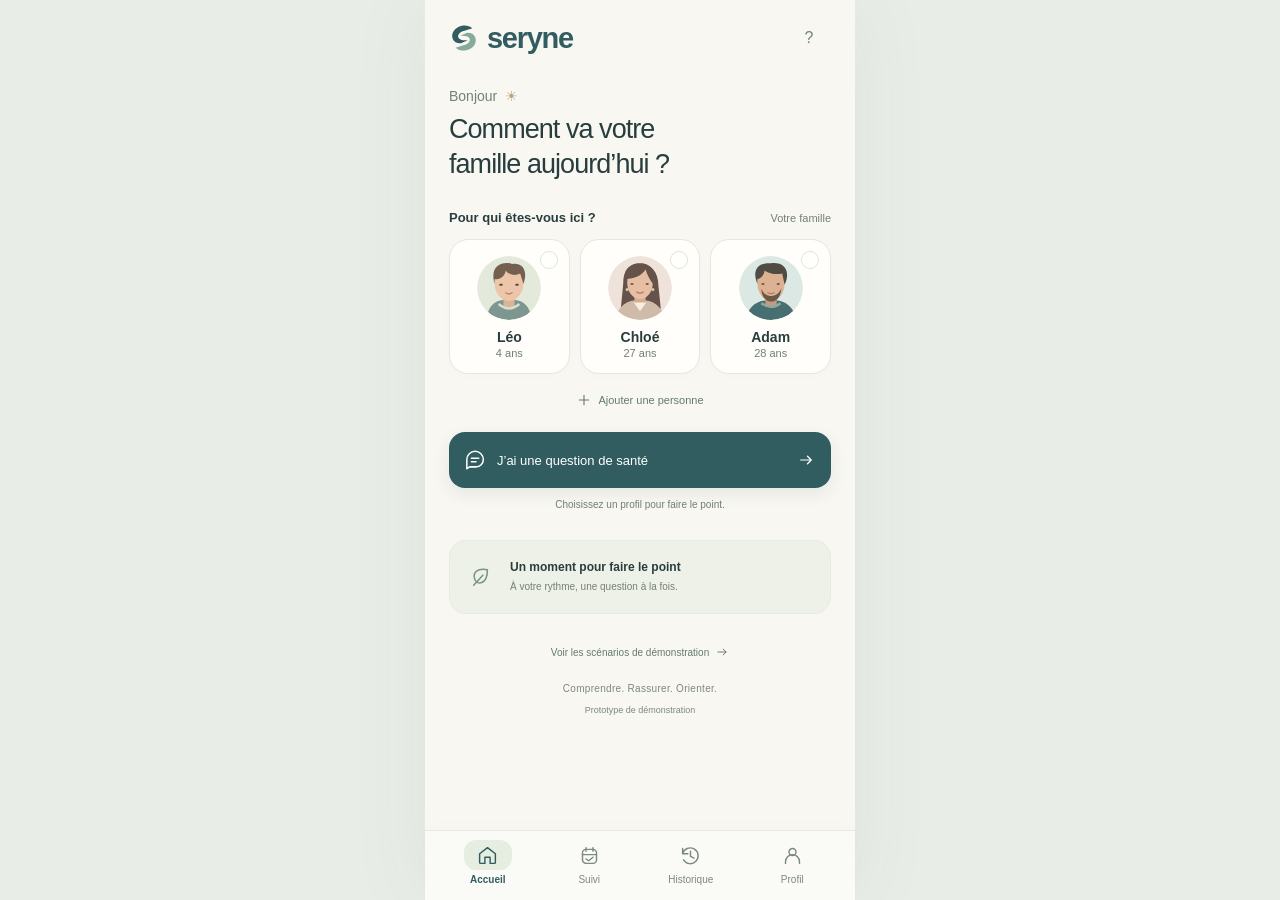
<file: index.html>
<!doctype html>
<html lang="fr">
  <head>
    <meta charset="UTF-8">
    <meta name="viewport" content="width=device-width, initial-scale=1, viewport-fit=cover">
    <meta name="theme-color" content="#f8f7f2">
    <meta name="description" content="Seryne — Comprendre. Rassurer. Orienter. Prototype de démonstration.">
    <title>seryne — Votre famille, simplement</title>
    <link rel="icon" href="assets/seryne.svg" type="image/svg+xml">
    <link rel="stylesheet" href="styles.css">
    <link rel="stylesheet" href="adam.css">
    <script src="scenarios.js" defer></script>
    <script src="episode.js" defer></script>
    <script src="fever-data.js" defer></script>
    <script src="fever-flow.js" defer></script>
    <script src="adam-data.js" defer></script>
    <script src="adam-flow.js" defer></script>
    <script src="profile-flows.js" defer></script>
    <script src="conversation.js" defer></script>
    <script src="app.js" defer></script>
  </head>
  <body>
    <svg class="icon-library" xmlns="http://www.w3.org/2000/svg" aria-hidden="true">
      <symbol id="arrow" viewBox="0 0 24 24"><path d="M5 12h14m-5-5 5 5-5 5"/></symbol>
      <symbol id="camera" viewBox="0 0 24 24"><path d="M3 7h4l2-3h6l2 3h4v14H3Z"/><circle cx="12" cy="13" r="4"/></symbol>
      <symbol id="plus" viewBox="0 0 24 24"><path d="M12 5v14M5 12h14"/></symbol>
      <symbol id="chat" viewBox="0 0 24 24"><path d="M20 11.5a8 8 0 0 1-8 8H5l-3 2v-10a9 9 0 0 1 18 0Z"/><path d="M7 10h8m-8 4h5"/></symbol>
      <symbol id="close" viewBox="0 0 24 24"><path d="m6 6 12 12M6 18 18 6"/></symbol>
      <symbol id="home" viewBox="0 0 24 24"><path d="m3 10 9-7 9 7v10a1 1 0 0 1-1 1h-5v-7H9v7H4a1 1 0 0 1-1-1Z"/></symbol>
      <symbol id="follow" viewBox="0 0 24 24"><rect x="4" y="5" width="16" height="16" rx="4"/><path d="M8 3v4m8-4v4M4 11h16m-12 5 3 2 5-4"/></symbol>
      <symbol id="history" viewBox="0 0 24 24"><path d="M3 10a9 9 0 1 1 1 7M3 4v6h6m3-3v6l4 2"/></symbol>
      <symbol id="person" viewBox="0 0 24 24"><circle cx="12" cy="8" r="4"/><path d="M4 21v-2a8 8 0 0 1 16 0v2"/></symbol>
      <symbol id="check" viewBox="0 0 24 24"><path d="m6 12 4 4 8-8"/></symbol>
      <symbol id="leaf" viewBox="0 0 24 24"><path d="M19 4C8 2 3 7 5 14s14 7 14-10Z"/><path d="M4 21 14 10"/></symbol>
    </svg>

    <div class="app-shell">
      <header class="header">
        <a class="brand" href="./" aria-label="seryne, accueil"><img src="assets/seryne.svg" width="30" height="30" alt=""><span>seryne</span></a>
        <button class="about-button" type="button" data-open="about" aria-label="À propos de Seryne">?</button>
      </header>

      <main>
        <section class="welcome" aria-labelledby="welcome-title">
          <p class="greeting">Bonjour <span aria-hidden="true">☀</span></p>
          <h1 id="welcome-title">Comment va votre<br>famille aujourd’hui ?</h1>
        </section>

        <section class="family" aria-labelledby="family-title">
          <div class="section-heading"><h2 id="family-title">Pour qui êtes-vous ici ?</h2><span>Votre famille</span></div>
          <div class="profile-grid with-adam" role="group" aria-label="Choisir la personne concernée">
            <button class="profile" type="button" data-profile="leo" aria-pressed="false">
              <span class="selection-mark" aria-hidden="true"><svg class="icon"><use href="#check"/></svg></span>
              <img class="avatar" src="assets/leo.svg" width="64" height="64" alt="">
              <span class="profile-name">Léo</span><span class="profile-age">4 ans</span>
            </button>
            <button class="profile" type="button" data-profile="chloe" aria-pressed="false">
              <span class="selection-mark" aria-hidden="true"><svg class="icon"><use href="#check"/></svg></span>
              <img class="avatar" src="assets/chloe.svg" width="64" height="64" alt="">
              <span class="profile-name">Chloé</span><span class="profile-age">27 ans</span>
            </button>
            <button class="profile" type="button" data-profile="adam" aria-pressed="false">
              <span class="selection-mark" aria-hidden="true"><svg class="icon"><use href="#check"/></svg></span>
              <img class="avatar" src="assets/adam.svg" width="64" height="64" alt="">
              <span class="profile-name">Adam</span><span class="profile-age">28 ans</span>
            </button>
          </div>
          <button class="add-person" type="button" data-open="add"><svg class="icon" aria-hidden="true"><use href="#plus"/></svg>Ajouter une personne</button>
        </section>

        <section class="start-conversation" aria-label="Commencer un échange">
          <button class="primary-button" type="button" data-open="start"><svg class="icon" aria-hidden="true"><use href="#chat"/></svg><span>J’ai une question de santé</span><svg class="icon arrow" aria-hidden="true"><use href="#arrow"/></svg></button>
          <p id="selection-summary" aria-live="polite">Choisissez un profil pour faire le point.</p>
        </section>

        <section class="companion-card" aria-labelledby="companion-title">
          <span class="companion-icon"><svg class="icon" aria-hidden="true"><use href="#leaf"/></svg></span>
          <div><h2 id="companion-title">Un moment pour faire le point</h2><p>À votre rythme, une question à la fois.</p></div>
        </section>

        <footer class="footer">
          <button class="demo-link" type="button" data-open="demos">Voir les scénarios de démonstration<svg class="icon" aria-hidden="true"><use href="#arrow"/></svg></button>
          <p>Comprendre. Rassurer. Orienter.</p>
          <span class="prototype-label">Prototype de démonstration</span>
        </footer>
      </main>
      <nav class="bottom-nav" aria-label="Navigation principale">
        <button type="button" class="nav-item active" aria-current="page" data-home><span><svg class="icon" aria-hidden="true"><use href="#home"/></svg></span>Accueil</button>
        <button type="button" class="nav-item" data-open="follow"><span><svg class="icon" aria-hidden="true"><use href="#follow"/></svg></span>Suivi</button>
        <button type="button" class="nav-item" data-open="history"><span><svg class="icon" aria-hidden="true"><use href="#history"/></svg></span>Historique</button>
        <button type="button" class="nav-item" data-open="account"><span><svg class="icon" aria-hidden="true"><use href="#person"/></svg></span>Profil</button>
      </nav>
    </div>

    <section id="conversation" class="conversation-view" aria-label="Conversation Seryne" hidden>
      <header class="conversation-header">
        <button class="icon-button back-button" type="button" aria-label="Revenir à l’accueil" data-conversation-home><svg class="icon" aria-hidden="true"><use href="#arrow"/></svg></button>
        <div class="brand"><img src="assets/seryne.svg" width="24" height="24" alt=""><span>seryne</span></div>
        <div class="conversation-profile"><img id="conversation-avatar" width="36" height="36" alt=""><div><strong id="conversation-name"></strong><span id="conversation-age"></span></div></div>
      </header>
      <div id="fever-toolbar" class="fever-toolbar" hidden>
        <div class="fever-toolbar-row"><span id="fever-phase">Comment va Léo</span><button id="report-change" type="button">Quelque chose a changé</button></div>
        <progress id="fever-progress" max="10" value="0" aria-label="Progression de l’échange"></progress>
        <p id="change-status" role="status"></p>
      </div>
      <main class="message-scroll" id="message-scroll">
        <p class="conversation-date">Aujourd’hui · Un moment pour vous</p>
        <div id="messages" role="log" aria-label="Messages de la conversation" aria-live="polite" aria-relevant="additions"></div>
        <button id="return-summary" type="button" class="message-action" hidden>Revenir à la synthèse</button>
        <div id="fever-summary" hidden></div>
        <div id="typing" class="typing" role="status" hidden><span aria-hidden="true"><i></i><i></i><i></i></span><span>Seryne prépare sa réponse</span></div>
      </main>
      <footer class="composer-area">
        <form id="composer" class="composer">
          <button class="icon-button photo-button" type="button" aria-label="Ajouter une photo" data-photo><svg class="icon" aria-hidden="true"><use href="#camera"/></svg></button>
          <label class="sr-only" for="message-input">Votre message</label>
          <textarea id="message-input" rows="1" maxlength="4000" placeholder="Écrivez ce qui vous inquiète..."></textarea>
          <button id="send-message" class="icon-button send-button" type="submit" aria-label="Envoyer le message" disabled><svg class="icon" aria-hidden="true"><use href="#arrow"/></svg></button>
        </form>
        <p>À votre rythme · Version de démonstration</p>
      </footer>
    </section>

    <dialog id="sheet" aria-labelledby="sheet-title" aria-describedby="sheet-description">
      <div class="sheet-handle" aria-hidden="true"></div>
      <button class="close-button" type="button" aria-label="Fermer"><svg class="icon" aria-hidden="true"><use href="#close"/></svg></button>
      <p class="eyebrow">À vos côtés</p>
      <h2 id="sheet-title"></h2>
      <p id="sheet-description"></p>
      <div id="sheet-content"></div>
      <button class="sheet-dismiss" type="button">Revenir à l’accueil</button>
    </dialog>
  </body>
</html>
</file>
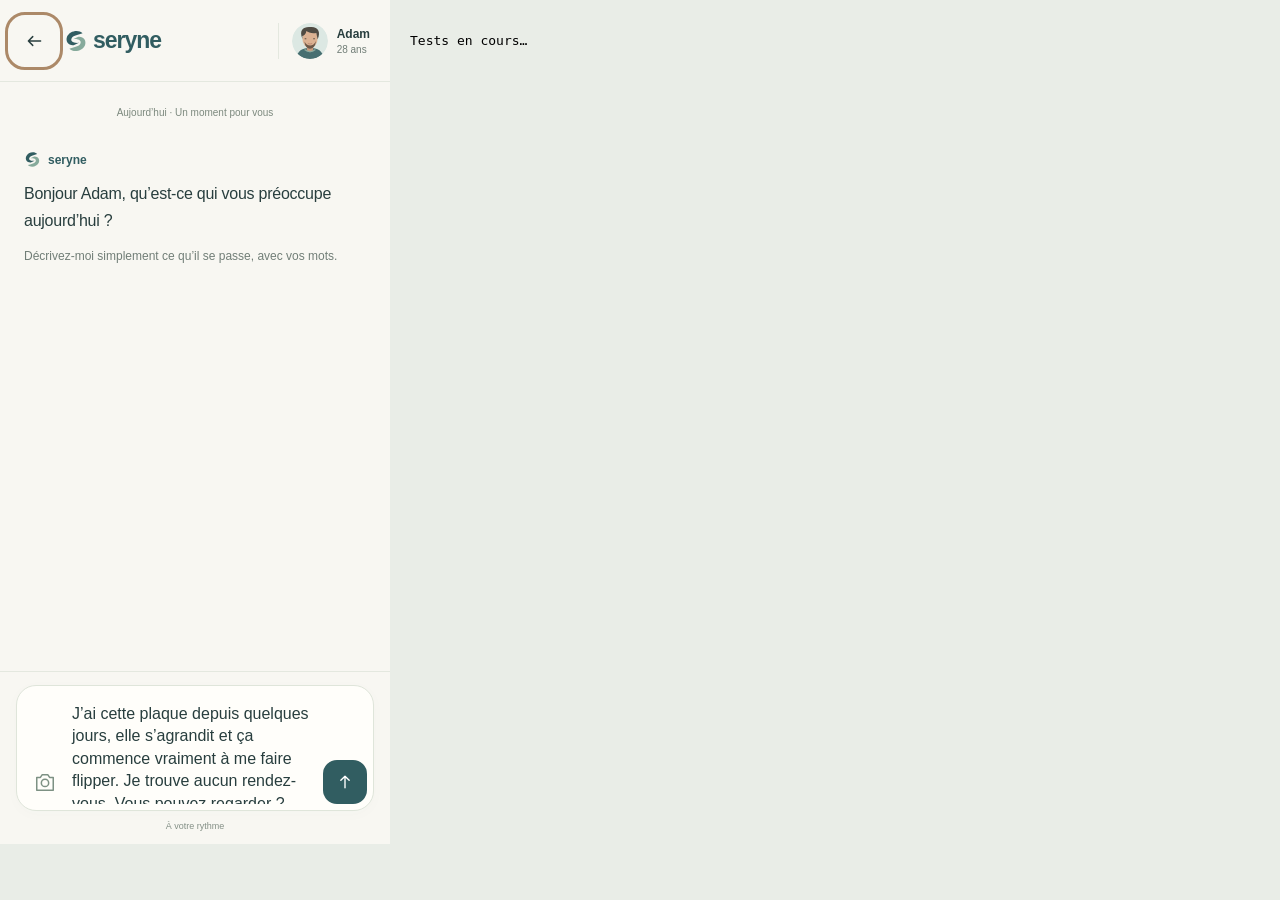
<file: tests/adam.html>
<!doctype html><html lang="fr"><meta charset="utf-8"><title>Tests Adam</title><style>body{margin:0;background:#e9ede7;font:13px sans-serif}iframe{width:390px;height:844px;border:0}#results{position:absolute;left:410px;top:20px;white-space:pre-wrap;max-width:650px}</style><iframe id="app" src="../index.html?profile=adam" title="Adam 390 px"></iframe><pre id="results">Tests en cours…</pre><script>
const frame=document.querySelector('#app'),results=document.querySelector('#results');let checks=0;
const wait=ms=>new Promise(resolve=>setTimeout(resolve,ms));
function assert(value,label){if(!value)throw Error(label);checks++;}
frame.addEventListener('load',async()=>{
 const w=frame.contentWindow,d=w.document,errors=[];w.addEventListener('error',event=>errors.push(event.message));
 const nominal='J’ai cette plaque depuis quelques jours, elle s’agrandit et ça commence vraiment à me faire flipper. Je trouve aucun rendez-vous. Vous pouvez regarder ?';
 const visible=node=>node&&!node.closest('[hidden]')&&!node.disabled&&node.getClientRects().length;
 function click(label,root=d){const node=[...root.querySelectorAll('button')].find(b=>visible(b)&&b.textContent.trim()===label);assert(node,'Bouton '+label);node.click();}
 function latest(){return [...d.querySelectorAll('[data-adam-question]')].at(-1);}
 async function answer(i){const node=latest().querySelector(`[data-adam-answer="${i}"]`);assert(node&&!node.disabled,'Réponse Adam '+i);node.click();await wait(80);}
 function reset(profile='adam'){d.querySelector('[data-conversation-home]').click();d.querySelector(`[data-profile="${profile}"]`).click();d.querySelector('[data-open="start"]').click();}
 function write(text){const input=d.querySelector('#message-input');input.value=text;input.dispatchEvent(new w.Event('input'));}
 async function send(text=nominal){write(text);d.querySelector('#composer').requestSubmit();await wait(900);}
 // Le test pilote des fichiers réels du navigateur sans ouvrir une fenêtre système.
 let pickerRequests=0;const nativeClick=w.HTMLInputElement.prototype.click;
 w.HTMLInputElement.prototype.click=function(){if(this.type==='file'){pickerRequests++;return;}return nativeClick.call(this);};
 const canvas=d.createElement('canvas');canvas.width=320;canvas.height=180;const ctx=canvas.getContext('2d');ctx.fillStyle='#73a89a';ctx.fillRect(0,0,320,180);ctx.fillStyle='#f1ca94';ctx.fillRect(80,40,160,100);
 const fixture=await new Promise(resolve=>canvas.toBlob(blob=>resolve(new w.File([blob],'image-personnelle.png',{type:'image/png'}))));
 const jpeg=await new Promise(resolve=>canvas.toBlob(blob=>resolve(new w.File([blob],'autre-image.jpg',{type:'image/jpeg'})),'image/jpeg'));
 const revoked=[];const revoke=w.URL.revokeObjectURL.bind(w.URL);w.URL.revokeObjectURL=url=>{revoked.push(url);revoke(url);};
 function selectFile(file=fixture){const input=d.querySelector('#adam-photo-input');assert(input?.accept==='image/*','Sélecteur image compatible');const transfer=new w.DataTransfer();if(file)transfer.items.add(file);input.files=transfer.files;input.dispatchEvent(new w.Event('change'));}
 async function photo(){click('Ajouter une photo');selectFile();await wait(100);await send('Voici la photo.');await wait(300);}
 try{
  assert(d.querySelector('#conversation-name').textContent==='Adam','Lien direct Adam');
  assert(d.querySelector('#messages').textContent.includes('Bonjour Adam'),'Accueil personnalisé');
  assert(d.querySelectorAll('.profile').length===3,'Trois profils distincts');
  const model=w.AdamData.create(nominal);assert(model.episode.facts['skin.onset'].value==='quelques jours','Durée mémorisée');assert(model.episode.facts['skin.expanding'].value===true,'Extension mémorisée');assert(model.episode.facts['skin.worried'].value===true,'Inquiétude mémorisée');assert(model.episode.facts['skin.wantsPhoto'].value===true,'Souhait photo mémorisé');
  assert(!w.AdamData.contextSentence(w.AdamData.create('Une plaque')),'Pas de contexte inventé');
  assert(!w.AdamData.contextSentence(w.AdamData.create('Elle ne s’agrandit pas')),'Négation extension conservée');
  const targets=[];const put=w.Episode.put;w.Episode.put=(episode,...args)=>{targets.push({episode,key:args[0],value:args[1]});return put(episode,...args);};
  const recordOptions=w.Episode.recordOptions;w.Episode.recordOptions=(episode,question,...args)=>{targets.push({episode,key:'question.'+question.id});return recordOptions(episode,question,...args);};
  write(nominal);
  d.querySelector('[data-photo]').click();assert(pickerRequests===1,'Icône ouvre le sélecteur');d.querySelector('#adam-photo-input').dispatchEvent(new w.Event('cancel'));await wait(1100);
  assert(d.querySelector('#message-input').value===nominal&&!d.querySelector('.adam-photo-status')&&!w.AdamFlow.active,'Annulation conserve le texte sans progression');
  d.querySelector('[data-photo]').click();selectFile(null);await wait(80);assert(!d.querySelector('#adam-photo-draft'),'Sélection vide sans pièce jointe');
  d.querySelector('[data-photo]').click();selectFile(new w.File(['illisible'],'image-cassee.png',{type:'image/png'}));await wait(150);assert(!d.querySelector('.adam-photo')&&!d.querySelector('[data-adam-question]'),'Image illisible ne fait pas avancer');
  assert(d.querySelector('#message-input').value===nominal,'Erreur de chargement conserve le texte');
  d.querySelector('[data-photo]').click();selectFile();await wait(100);
  assert(d.querySelector('#adam-photo-draft img').naturalWidth===320,'Miniature de la photo choisie dans le brouillon');
  assert(d.querySelector('#message-input').value===nominal,'Sélection conserve le texte saisi');
  assert(!d.querySelector('.adam-photo-status')&&!d.querySelector('[data-adam-question]')&&!d.querySelector('.message-user'),'Sélection ne vaut pas envoi');
  if(new URLSearchParams(location.search).get('snapshot')==='draft'){results.textContent='Adam brouillon — 390 px';return;}
  const removedURL=d.querySelector('#adam-photo-draft img').src;click('Retirer la photo');
  assert(!d.querySelector('#adam-photo-draft')&&revoked.includes(removedURL)&&d.querySelector('#message-input').value===nominal,'Retrait libère la pièce jointe et conserve le texte');
  await wait(1100);assert(!d.querySelector('.adam-photo-status'),'Retrait sans analyse différée');
  d.querySelector('[data-photo]').click();selectFile();await wait(100);
  const draftURL=d.querySelector('#adam-photo-draft img').src;d.querySelector('[data-photo]').click();d.querySelector('#adam-photo-input').dispatchEvent(new w.Event('cancel'));await wait(1100);
  assert(d.querySelector('#adam-photo-draft img').src===draftURL&&d.querySelector('#message-input').value===nominal,'Annuler un remplacement conserve le brouillon');
  assert(!d.querySelector('.adam-photo-status'),'Aucune transition avant Envoyer');
  d.querySelector('#send-message').click();await wait(100);
  const multimodal=d.querySelector('.message-user.adam-multimodal');
  assert(multimodal?.querySelector('p').textContent===nominal&&!!multimodal.querySelector('.adam-photo'),'Texte et photo dans un seul message utilisateur');
  assert(d.querySelectorAll('.message-user').length===1&&!d.querySelector('#adam-photo-draft'),'Brouillon consommé une seule fois');
  d.querySelector('#composer').requestSubmit();assert(d.querySelectorAll('.message-user').length===1,'Pas de double envoi');
  assert(d.querySelector('.adam-photo-status')?.textContent==='Seryne examine la photo…','Transition uniquement après envoi');assert(!d.querySelector('[data-adam-question]'),'Pas de question avant la transition');
  const image=d.querySelector('.adam-photo img');assert(image.complete&&image.naturalWidth===320&&image.naturalHeight===180,'Image choisie réellement décodée');
  const displayed=await (await w.fetch(image.src)).blob();assert(displayed.size===fixture.size&&displayed.type===fixture.type,'Affichage du fichier sélectionné');
  assert(image.src===draftURL&&!revoked.includes(draftURL),'Photo transférée du brouillon au message sans perdre son URL');assert(image.getBoundingClientRect().width<=390,'Photo adaptée à 390 px');
  const sentEpisode=targets.find(item=>item.key==='adam.photo').episode;assert(sentEpisode.facts['skin.onset'].value==='quelques jours'&&sentEpisode.facts['skin.expanding'].value===true,'Texte multimodal extrait dans le même épisode');
  await wait(500);assert(!!d.querySelector('.adam-photo-status'),'Simulation encore en cours avant une seconde');await wait(600);assert(!d.querySelector('.adam-photo-status')&&!!d.querySelector('[data-adam-question]'),'Suite automatique après environ une seconde');
  const observed=d.querySelector('.adam-observation').textContent;
  assert(d.querySelector('#messages').textContent.includes('il y a quelques jours et qu’elle s’agrandit'),'Contexte repris sans question redondante');
  if(new URLSearchParams(location.search).get('snapshot')==='photo'){image.scrollIntoView({block:'start'});await wait(400);results.textContent='Adam photo — 390 px';return;}
  await answer(0);await answer(0);await answer(0);
  assert(d.querySelectorAll('[data-adam-question]').length===3,'Seulement trois questions');
  assert(d.querySelector('#adam-summary').textContent.includes('compatibles avec une mycose superficielle'),'Synthèse prudente');
  assert(!d.querySelector('#adam-summary').querySelector('a[href^="tel:"]'),'Pas de CTA urgence nominal');
  if(new URLSearchParams(location.search).get('snapshot')==='summary'){results.textContent='Adam synthèse — 390 px';return;}
  await wait(300);const before=d.querySelector('#adam-summary').textContent,pos=d.querySelector('#message-scroll').scrollTop;
  click('Quand faut-il demander un avis médical ?');const modal=d.querySelector('#adam-medical-help');assert(modal.open&&modal.querySelectorAll('.advice-card').length===4,'Modale quatre blocs');assert(modal.getBoundingClientRect().width<=390,'Modale mobile');assert(!modal.querySelector('a[href^="tel:"]'),'Pas de 15/112 dans modale');
  if(new URLSearchParams(location.search).get('snapshot')==='modal'){results.textContent='Adam modale — 390 px';return;}
  click('Revenir au point sur ma peau',modal);
  assert(d.querySelector('#adam-summary').textContent===before,'Retour sans modification');assert(Math.abs(d.querySelector('#message-scroll').scrollTop-pos)<2,'Position conservée');
  click('Quand faut-il demander un avis médical ?');d.querySelector('#adam-medical-help .close-button').click();assert(!d.querySelector('#adam-medical-help'),'Fermeture croix');
  click('Oui, dans 48 h');click('Simuler le point dans 48 h');assert(d.querySelectorAll('#adam-followup .message-action').length===7,'Sept choix déclaratifs');assert(!d.querySelector('#adam-followup').textContent.includes('photo'),'Aucune nouvelle photo requise');click('Elle s’est étendue');
  const first=targets.find(item=>item.key==='adam.photo').episode;assert(first.facts['adam.followup.evolution'].value==='Elle s’est étendue','Suivi enrichit épisode Adam');click('Revoir les réponses');click('Autre chose…');
  const text=d.querySelector('#adam-followup textarea');text.value='Une nouvelle remarque';text.closest('form').requestSubmit();assert(first.facts['adam.followup.details'].value==='Une nouvelle remarque','Précision suivi enregistrée');
  click('Revoir notre échange');click('Revenir au point sur ma peau');assert(!d.querySelector('#adam-summary').hidden,'Retour échange');
  const previousURL=image.src;reset();assert(revoked.includes(previousURL),'URL locale libérée à la réinitialisation');assert(!d.querySelector('.adam-photo'),'Nouvel Adam réinitialisé');await send();await photo();await answer(2);assert(!d.querySelector('#adam-summary'),'Douleur ne produit pas la synthèse nominale');click('Revoir ma réponse');await answer(0);await answer(1);assert(!d.querySelector('#adam-summary'),'Fièvre non nominale suspendue');click('Revoir ma réponse');await answer(0);await answer(1);assert(!d.querySelector('#adam-summary'),'Piqûre non nominale suspendue');
  click('Revoir ma réponse');await answer(4);const field=[...d.querySelectorAll('.adam-card textarea')].at(-1);field.value='<b>Un autre contexte</b>';field.closest('form').requestSubmit();assert(!d.querySelector('.adam-card b'),'Texte libre échappé');
  reset('leo');assert(!d.querySelector('#conversation').classList.contains('adam-conversation'),'Style Adam retiré');assert(d.querySelector('#messages').textContent.includes('pour Léo'),'Léo conserve son introduction');await send('Léo a 39,7 depuis ce soir');click('Continuer');
  const choice=[...d.querySelectorAll('.question-card')].at(-1).querySelector('[data-answer="1"]');choice.click();await wait(310);
  const leo=targets.find(item=>item.key==='question.general').episode;assert(leo!==first&&!Object.keys(leo.facts).some(key=>key.startsWith('adam.')),'États Léo/Adam isolés');
  reset();await send();click('Ajouter une photo');selectFile();await wait(100);write('Voici la photo.');d.querySelector('#composer').requestSubmit();await wait(100);reset('leo');await wait(1200);assert(!d.querySelector('.adam-observation'),'Timer photo annulé au retour');
  reset();await send();await photo();await answer(0);await answer(0);await answer(0);click('Pas maintenant');click('Choisir un moment');click('Choisir un autre moment');click('Dans 72 h');click('Simuler le point dans 72 h');click('Elle diminue');
  reset();await send(nominal+' Ça démange un peu.');await photo();assert(latest().dataset.adamQuestion==='general','Démangeaison initiale connue non redemandée');await answer(0);await answer(0);assert(!!d.querySelector('#adam-summary'),'Synthèse avec réponse initiale réutilisée');
  reset();await send(nominal+' Ça démange un peu. Je me sens normalement. Rien de particulier.');await photo();assert(!d.querySelector('[data-adam-question]')&&!!d.querySelector('#adam-summary'),'Trois réponses explicites connues : pas de questions redondantes');
  reset();await send(nominal+' Ça démange un peu. J’ai de la fièvre.');await photo();assert(!d.querySelector('#adam-summary')&&d.querySelector('#messages').textContent.includes('Cette réponse mérite'),'Fièvre initiale conservée : synthèse nominale suspendue');click('Revoir ma réponse');await answer(0);await answer(0);assert(!!d.querySelector('#adam-summary'),'Correction explicite possible');
  assert(w.AdamData.create('Ça démange un peu. Ça fait mal.').episode.facts['adam.sensation'].status==='ambiguous','Déclarations contradictoires à préciser');
  assert(!w.AdamData.create('Je ne sais pas si j’ai de la fièvre.').episode.facts['adam.general'],'Incertitude non transformée en réponse normale');
  reset();d.querySelector('[data-photo]').click();selectFile(jpeg);await wait(1200);
  assert(d.querySelector('#send-message').disabled&&!d.querySelector('.adam-photo-status')&&!d.querySelector('[data-adam-question]'),'Photo seule : envoi désactivé, aucune progression');
  d.querySelector('#composer').requestSubmit();assert(!d.querySelector('.message-user'),'Photo seule : validation formulaire sans effet');
  assert(d.querySelector('#adam-photo-draft').textContent.includes('Ajoutez quelques mots'),'Invitation courte à expliquer la photo');
  await send(nominal);await wait(300);assert(d.querySelector('.adam-photo img').naturalWidth===320&&!!d.querySelector('[data-adam-question]'),'Photo puis texte puis Envoyer : scénario JPEG');
  assert(d.querySelector('.adam-observation').textContent===observed,'Même réponse préprogrammée pour une autre image');
  reset();await send();assert(!d.querySelector('.composer-area').hidden&&!d.querySelector('.adam-photo-status')&&!d.querySelector('[data-adam-question]'),'Texte seul : conversation reste ouverte sans analyse photographique');
  await send('Ça démange un peu.');await photo();assert(latest().dataset.adamQuestion==='general','Textes antérieurs conservés lors de l’envoi multimodal ultérieur');
  reset();write(nominal);d.querySelector('[data-photo]').click();selectFile();await wait(100);const pendingURL=d.querySelector('#adam-photo-draft img').src;reset('leo');assert(!d.querySelector('#adam-photo-draft')&&revoked.includes(pendingURL),'Brouillon Adam libéré au passage à Léo');
  reset();await send();click('Ajouter une photo');const stale=d.querySelector('#adam-photo-input');reset('leo');const transfer=new w.DataTransfer();transfer.items.add(fixture);stale.files=transfer.files;stale.dispatchEvent(new w.Event('change'));await wait(1100);assert(!d.querySelector('.adam-photo')&&!d.querySelector('.adam-photo-status'),'Sélection tardive ignorée après changement de profil');
  assert(d.documentElement.scrollWidth===390,'Pas de débordement mobile');assert(errors.length===0,'Aucune erreur JavaScript : '+errors.join());
  results.textContent='PASS — '+checks+' vérifications Adam : parcours, brouillon multimodal, envoi explicite, annulation, transition photo, modales, suivi, branches, isolation et réinitialisation.';
 }catch(error){results.textContent='FAIL après '+checks+' vérifications : '+error.stack;}
});
</script></html>
</file>
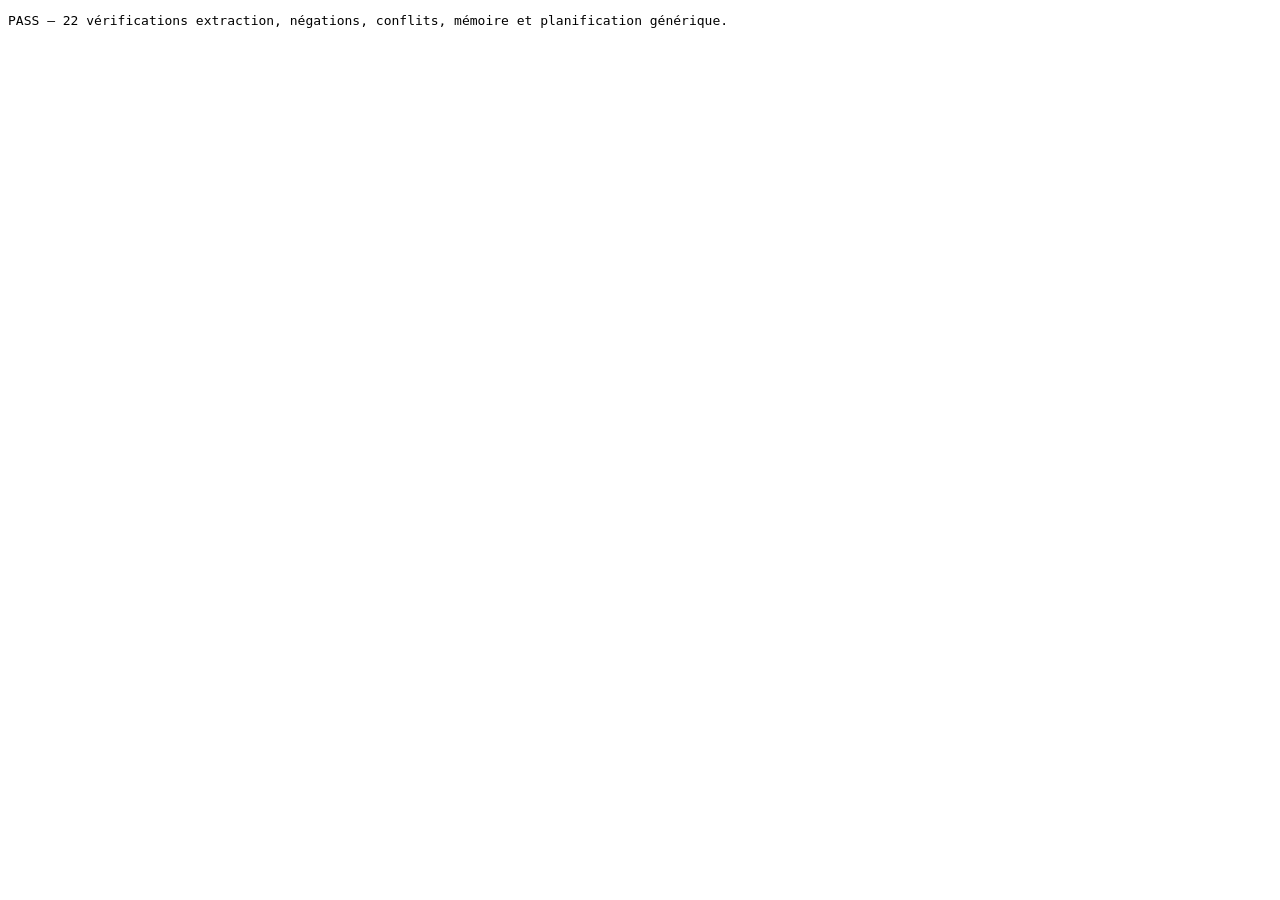
<file: tests/episode.html>
<!doctype html><html lang="fr"><meta charset="utf-8"><title>Tests de mémoire conversationnelle</title><pre id="results"></pre><script src="../episode.js"></script><script src="../fever-data.js"></script><script>
let checks=0;
const assert=(condition,label)=>{if(!condition)throw Error(label);checks++;};
try {
 const initial='Léo a 39,7 depuis ce soir, il a le nez qui coule et tousse un peu, je ne sais pas si je dois m’inquiéter';
 const s=FeverData.context(initial), e=s.episode, q=FeverData.questions.find(q=>q.id==='symptoms');
 assert(e.facts.fever.value===true,'Fièvre présente');assert(e.facts.temperature.value===39.7,'39,7');assert(e.facts.onset.value==='ce soir','Début');
 assert(e.facts.cough.intensity==='mild' && Episode.known(e,'cough'),'Toux légère certaine malgré inquiétude finale');
 let p=Episode.plan(e,q);assert(!p.options.some(o=>['0','1'].includes(o.id)),'Nez et toux exclus');assert(p.options.some(o=>o.id==='2'),'Gorge manquante');
 Episode.ingest(e,'Il a aussi mal à la gorge',{kind:'later-message'});p=Episode.plan(e,q);assert(!p.options.some(o=>o.id==='2'),'Nouvelle réponse réutilisée');
 Episode.ingest(e,'Il ne tousse pas',{kind:'later-message'});assert(e.facts.cough.status==='ambiguous','Contradiction conservée');assert(Episode.plan(e,q).options.some(o=>o.id==='1'),'Contradiction à préciser');
 Episode.ingest(e,'Finalement il ne tousse plus',{kind:'correction'});assert(e.facts.cough.value===false && Episode.known(e,'cough'),'Correction explicite');
 assert(!Episode.plan(e,q).options.some(o=>o.id==='1'),'Absence déclarée également connue');
 const uncertain=Episode.ingest(Episode.create(),'Je ne sais pas s’il tousse');assert(!Episode.known(uncertain,'cough'),'Incertitude non normale');
 const neg=Episode.ingest(Episode.create(),'Pas de diarrhée, il a mal au ventre');assert(neg.facts.diarrhea.value===false && neg.facts.abdominal.value===true,'Portée locale négation');
 assert(!Episode.known(neg,'ear'),'Non mentionné reste inconnu');
 assert(Episode.plan(e,FeverData.questions[0]).reason==='safety-confirmation','Exception sécurité explicite');
 const multiple=FeverData.context(['Léo a le nez qui coule','Il tousse un peu, 39,7 depuis ce soir']);assert(Episode.present(multiple.episode).length===2,'Tous les messages avant démarrage');
 const known=FeverData.context('39,7 depuis ce soir, température prise sous le bras');assert(Episode.plan(known.episode,FeverData.questions[8]).skip,'Mesure et méthode connues non redemandées');
 assert(Episode.plan(known.episode,FeverData.questions[7]).skip,'Chronologie connue non redemandée');
 const later=FeverData.context('Fièvre');
 FeverData.record(later,FeverData.questions[2],['3']);assert(!Episode.plan(later.episode,q).options.some(o=>o.id==='4'),'Vomissements recueillis par réponse structurée non redemandés');
 const partial=Episode.create();Episode.recordOptions(partial,q,['0'],{kind:'choice'});assert(!Episode.known(partial,'diarrhea'),'Option non cochée non assimilée à absence');
 const history=e.events.length;Episode.put(e,'custom.fact','value',{kind:'test'});assert(Episode.plan(e,{requires:['custom.fact']}).skip,'Mécanisme générique indépendant des symptômes');assert(e.events.length===history+1,'Historique conservé');
 document.querySelector('#results').textContent=`PASS — ${checks} vérifications extraction, négations, conflits, mémoire et planification générique.`;
} catch(error){document.querySelector('#results').textContent='FAIL '+error.stack;}
</script></html>
</file>
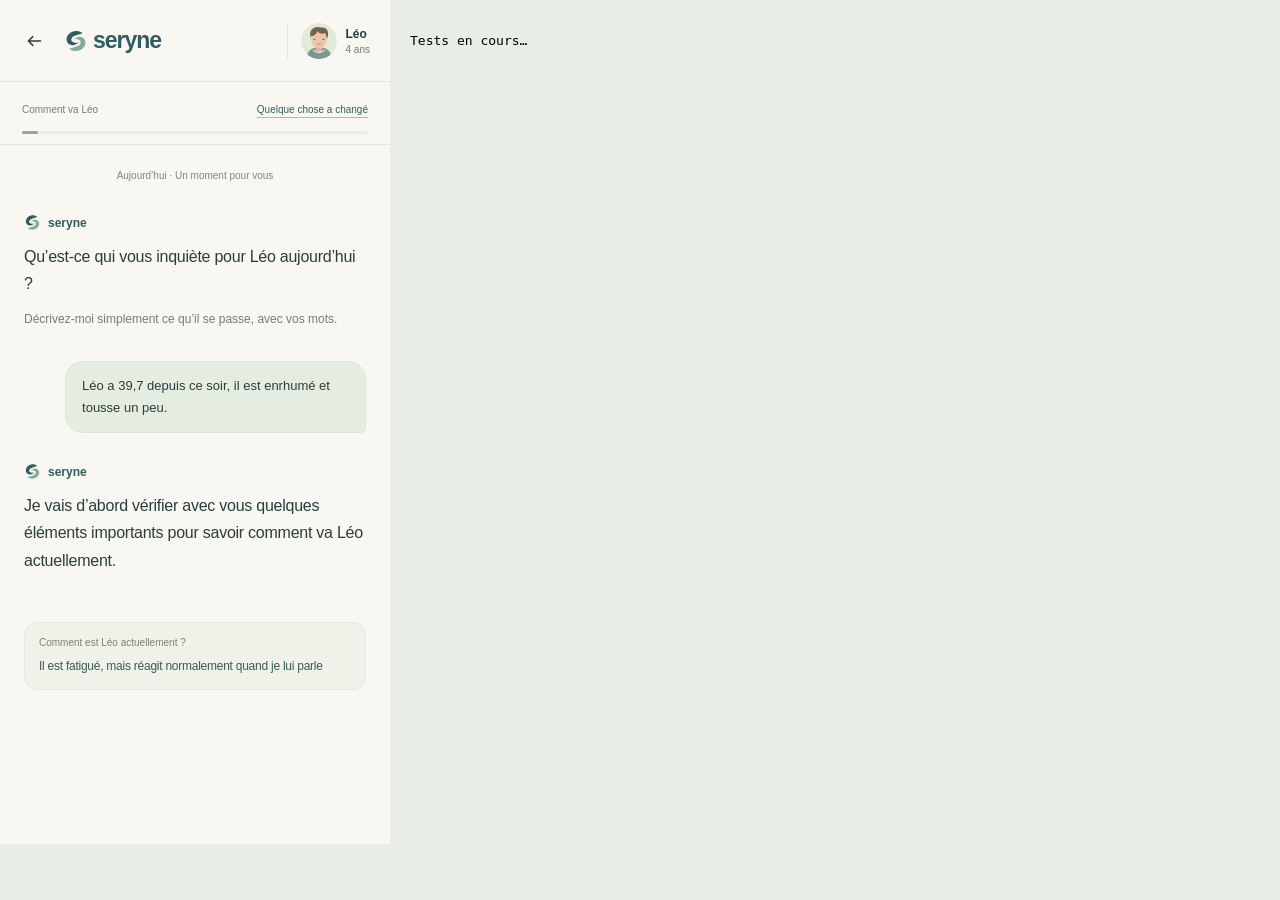
<file: tests/fever.html>
<!doctype html><html lang="fr"><meta charset="utf-8"><title>Tests du parcours fièvre</title>
<style>body{margin:0;background:#e9ede7;font:13px sans-serif}iframe{width:390px;height:844px;border:0}#results{position:absolute;left:410px;top:20px;white-space:pre-wrap;max-width:650px}</style>
<iframe id="app" src="../index.html" title="Prototype 390 px"></iframe><pre id="results">Tests en cours…</pre>
<script>
const frame = document.querySelector('#app');
const results = document.querySelector('#results');
let checks = 0;
const wait = ms => new Promise(resolve => setTimeout(resolve, ms));
function assert(value, label) { if (!value) throw Error(label); checks++; }
frame.addEventListener('load', async () => {
 const w = frame.contentWindow, d = w.document;
 const errors = [];
 w.addEventListener('error', event => errors.push(event.message));
 const visible = e => e && !e.closest('[hidden]') && !e.disabled && e.getClientRects().length;
 function find(text, root = d) { return [...root.querySelectorAll('button')].filter(visible).find(e => e.textContent.trim() === text); }
 function click(text, root) { const e = find(text, root); assert(e, 'Bouton disponible : '+text); e.click(); }
 function lastCard() { return [...d.querySelectorAll('.question-card')].at(-1); }
 async function answer(id) { const e = lastCard().querySelector(`[data-answer="${id}"]`); assert(e && !e.disabled, 'Réponse active '+id); e.click(); await wait(310); }
 async function branchAnswer(id) { const e = lastCard().querySelector(`[data-branch-answer="${id}"]`); assert(e && !e.disabled, 'Branche active '+id); e.click(); await wait(60); }
 async function completeSymptoms() {
   for (const id of ['0','1']) if(lastCard().querySelector(`[data-answer="${id}"]`)) await answer(id);
   if(!lastCard().querySelector('[aria-pressed="true"]')) await answer('none');
   click('Continuer',lastCard()); await wait(650);
 }
 async function start(text = 'Léo a 39,7 depuis ce soir, il est enrhumé et tousse un peu.') {
   if (!d.querySelector('#conversation').hidden) d.querySelector('[data-conversation-home]').click();
   d.querySelector('[data-profile="leo"]').click();
   d.querySelector('[data-open="start"]').click();
   const input = d.querySelector('#message-input'); input.value = text; input.dispatchEvent(new w.Event('input'));
   d.querySelector('#composer').dispatchEvent(new w.Event('submit', { bubbles:true, cancelable:true }));
   await wait(900); click('Continuer'); await wait(50);
 }
 try {
   const model = w.FeverData;
   assert(model.context('Il a de la fièvre').temperature.value === null, 'Pas de température inventée');
   assert(model.context('Il a de la fièvre').onset === null, 'Pas de chronologie inventée');
   assert(!model.canSummarize(model.context('39,7 ce soir')), 'Données manquantes non rassurantes');
   const uncertain = model.context('39,7 ce soir, nez qui coule et petite toux');
   uncertain.answers = {general:['1'],breathing:['0'],drinking:['0'],urine:['0'],skin:['0'],alerts:['5'],symptoms:['0','1'],onset:['0'],profile:['0']}; uncertain.temperature.method='Sur le front';
   assert(model.canSummarize(uncertain), 'Éligibilité chemin principal');
   uncertain.answers.urine=['3']; assert(!model.canSummarize(uncertain), 'Urines inconnues bloquent synthèse');
   uncertain.answers.urine=['0']; uncertain.temperature.method='Je ne sais pas'; assert(!model.canSummarize(uncertain), 'Méthode inconnue ne produit pas la synthèse préprogrammée');
   uncertain.temperature.method='Sur le front'; uncertain.temperature.value=41; assert(!model.canSummarize(uncertain), 'Autre température sans conclusion inventée');
   assert(model.toggle(['5'], '0', '5').join() === '0', 'Aucun exclusif');
   assert(model.toggle(['0','1'], '5', '5').join() === '5', 'Sélection Aucun retire les autres');
   await start();
   await answer('1');
   if (new URLSearchParams(location.search).get('snapshot') === 'safety') { results.textContent='Séquence de sécurité — 390 px'; return; }
   click('Voir à quoi ressemblent des difficultés respiratoires');
   assert(d.querySelectorAll('.realistic-placeholder').length === 3, '3 repères respiratoires');
   assert(d.querySelector('.sheet-dismiss').getClientRects().length === 0, 'Un seul CTA dans l’aide respiratoire');
   click('J’ai regardé, continuer');
   await answer('0'); await answer('0'); await answer('0'); await answer('0');
   await answer('0'); await answer('5');
   assert(lastCard().querySelector('[data-answer="0"]').getAttribute('aria-pressed') === 'false', 'Aucun désélectionne un signe');
   click('Continuer', lastCard()); await wait(310);
   assert(!lastCard().querySelector('[data-answer="0"]') && !lastCard().querySelector('[data-answer="1"]'), 'Symptômes initiaux non redemandés');
   assert(lastCard().textContent.includes('tousse un peu'), 'Rappel contextualisé');
   await completeSymptoms();
   assert(lastCard().textContent.includes('39,7'), 'Température mémorisée');
   await answer('0'); await answer('0'); await wait(1700);
   assert(!d.querySelector('#fever-summary').hidden, 'Synthèse affichée');
   assert(d.querySelector('#fever-summary').textContent.includes('Plusieurs éléments sont plutôt rassurants actuellement.'), 'Synthèse principale');
   assert(d.querySelector('.collected-data').textContent.includes('Valeur déclarée'), 'Origine déclarée conservée');
   if (new URLSearchParams(location.search).get('snapshot') === 'summary') { results.textContent = 'Synthèse — aperçu de contrôle 390 × 844'; return; }
   click('Voir comment faire'); assert(d.querySelectorAll('.realistic-placeholder').length === 4, '4 étapes lavage nasal'); click('J’ai regardé');
   await new Promise(resolve=>w.requestAnimationFrame(resolve));
   const summaryBefore = d.querySelector('#fever-summary').textContent;
   const historyBefore = d.querySelector('#messages').textContent;
   const scrollBefore = d.querySelector('#message-scroll').scrollTop;
   let memoryWrites = 0, lastMemoryWrite = null;
   const originalPut = w.Episode.put;
   w.Episode.put = (...args) => { memoryWrites++; lastMemoryWrite=args; return originalPut(...args); };
   click('Quand faut-il demander de l’aide ?');
   const safety = d.querySelector('#safety-help');
   assert(safety.open && safety.querySelectorAll('.safety-card').length===6,'Modale sécurité dédiée : six cartes');
   assert(safety.querySelector('a[href="tel:15"]') && safety.querySelector('a[href="tel:112"]'),'Appels 15 et 112');
   const cards=[...safety.querySelectorAll('.safety-card')];
   assert(cards.map(card=>card.querySelector('h3').textContent).join('|') === ['Léo devient très abattu ou difficile à réveiller','Léo a du mal à respirer','Léo ne parvient plus à boire correctement','Des taches inhabituelles apparaissent sur sa peau','Léo présente une convulsion','Son état se dégrade nettement'].join('|'),'Ordre des six cartes');
   assert(cards[5].nextElementSibling===safety.querySelector('.safety-urgent'),'Bloc urgence après les six cartes');
   assert(safety.querySelector('.safety-urgent').nextElementSibling===safety.querySelector('.safety-return'),'Retour après le bloc urgence');
   assert(cards[2].textContent.includes('urine beaucoup moins que d’habitude'),'Formulation hydratation corrigée');
   assert(cards[4].textContent.includes('Demandez une aide médicale urgente : contactez le 15 ou le 112.'),'Urgence conservée dans la carte convulsion');
   assert(safety.querySelector('.safety-urgent h3').textContent === 'Si l’un de ces signes apparaît ou si l’état de Léo se dégrade fortement','Titre urgence corrigé');
   assert(safety.scrollHeight>safety.clientHeight,'Scroll interne à 390 px');
   assert(safety.getBoundingClientRect().width<=390,'Modale adaptée à 390 px');
   if(new URLSearchParams(location.search).get('snapshot')==='help'){results.textContent='Modale sécurité — 390 px';return;}
   safety.scrollTop=300;const safetyScroll=safety.scrollTop;
   click('Voir à quoi cela ressemble',safety);
   assert(safety.open && d.querySelector('#sheet').open,'Aide respiratoire au-dessus de la sécurité');
   assert(d.querySelectorAll('#sheet [data-media-kind="photorealistic-video-loop"]').length===3,'Trois placeholders respiratoires réutilisés');
   click('J’ai regardé, continuer',d.querySelector('#sheet'));await wait(310);
   assert(!d.querySelector('#sheet').open && safety.open,'Retour à la sécurité après respiration');
   assert(Math.abs(safety.scrollTop-safetyScroll)<2,'Position de lecture sécurité conservée');
   click('Voir comment vérifier',safety);
   assert(d.querySelectorAll('#sheet [data-media-kind="photorealistic-pressure-demo"]').length===2,'Deux placeholders vitropression réutilisés');
   click('J’ai regardé, continuer',d.querySelector('#sheet'));await wait(310);
   click('Revenir au point sur Léo',safety);await new Promise(resolve=>w.requestAnimationFrame(resolve));await wait(310);
   assert(!d.querySelector('#safety-help'),'Modale retirée après fermeture');
   assert(d.querySelector('#fever-summary').textContent===summaryBefore,'Synthèse et suivi préservés');
   assert(d.querySelector('#messages').textContent===historyBefore,'Historique conservé');
   assert(Math.abs(d.querySelector('#message-scroll').scrollTop-scrollBefore)<2,'Position synthèse conservée : '+scrollBefore+' → '+d.querySelector('#message-scroll').scrollTop);
   assert(memoryWrites===0,'Consultation des aides sans mutation de mémoire');
   click('Quand faut-il demander de l’aide ?');d.querySelector('#safety-help .close-button').click();await wait(310);
   assert(!d.querySelector('#safety-help'),'Fermeture par croix');
   click('Oui, dans 6 h'); click('Simuler le point dans 6 h'); click('Moins bien');
   assert(lastMemoryWrite[1]==='followup.evolution' && lastMemoryWrite[2]==='Moins bien','Suivi enrichit la mémoire existante');
   assert(d.querySelector('#fever-followup').textContent.includes('prochaine version'), 'Suivi sans réponse médicale inventée');
   click('Revoir les réponses'); click('Nouveau symptôme');
   click('Revoir notre échange'); click('Revenir à la synthèse');
   assert(!d.querySelector('#fever-summary').hidden, 'Retour synthèse');
   await start(); await answer('2');
   assert(lastCard().textContent.includes('vérifier la situation plus rapidement'), 'État général prudent');
   click('Revenir au scénario'); await answer('4');
   assert(lastCard().textContent.includes('Essayez de lui parler'), 'État général inconnu');
   click('Réévaluer'); await answer('1'); await answer('1');
   assert(lastCard().textContent.includes('Voyez-vous aussi des efforts'), 'Respiration rapide caractérisée');
   await branchAnswer('0');
   assert(lastCard().textContent.includes('n’est pas assimilée'), 'Rapidité seule distincte de détresse');
   click('Réévaluer ma réponse'); await answer('1'); await branchAnswer('1');
   assert(lastCard().textContent.includes('plus rapidement'), 'Efforts visibles : prudence');
   click('Revenir au scénario'); await answer('2');
   assert(lastCard().textContent.includes('plus rapidement'), 'Efforts directs : prudence');
   click('Revenir au scénario'); await answer('4');
   assert(d.querySelector('#sheet').open, 'Aide automatique pour respiration incertaine');
   click('J’ai regardé, continuer'); await wait(310);
   assert(lastCard().textContent.includes('Comment respire Léo'), 'Retour direct à question respiratoire : '+lastCard().textContent);
   await answer('0'); await answer('3');
   assert(lastCard().textContent.includes('uriné normalement'), 'Vomissements partiels explorent urines');
   await answer('0');
   assert(lastCard().textContent.includes('partie des liquides conservée'), 'Liquides conservés explicitement mémorisés');
   click('Revoir les boissons et les urines'); await answer('4'); await answer('2');
   assert(lastCard().textContent.includes('sans liquides conservés'), 'Vomissements répétés distincts');
   assert(lastCard().textContent.includes('pas uriné'), 'Contexte urinaire associé');
   click('Revoir les boissons et les urines'); await answer('0'); await answer('1');
   assert(lastCard().textContent.includes('moins que d’habitude'), 'Urines diminuées rapportées');
   click('Revoir les boissons et les urines'); await answer('0'); await answer('3');
   assert(lastCard().textContent.includes('inconnue'), 'Dernière miction inconnue');
   assert(lastCard().textContent.includes('ni un signe pathologique confirmé'), 'Inconnu non pathologique par défaut');
   click('Revoir les boissons et les urines'); await answer('5'); await answer('4');
   assert(lastCard().textContent.includes('Quantité bue inconnue'), 'Boissons inconnues conservées');
   click('Revoir les boissons et les urines'); await answer('0'); await answer('0'); await answer('1');
   assert(lastCard().textContent.includes('À quoi ressemblent'), 'Éruption : mini-branche aspect');
   click('Ajouter une photo',lastCard());click('Simuler l’ajout d’une photo');
   assert(d.querySelector('#sheet-title').textContent.includes('ajoutée'), 'Photo simulée');d.querySelector('.close-button').click();
   await branchAnswer('1'); await branchAnswer('1');
   assert(lastCard().textContent.includes('pas assimilée automatiquement'), 'Éruption non automatiquement urgente');
   click('Réévaluer ma réponse');await answer('2');await branchAnswer('0');
   click('Comment vérifier une tache inhabituelle ?');
   assert(d.querySelectorAll('[data-media-kind="photorealistic-pressure-demo"]').length===2,'Deux emplacements vitropression');
   click('J’ai regardé, continuer'); await branchAnswer('1');
   assert(lastCard().querySelector('a[href="tel:15"]'), 'Taches persistantes : appel 15');
   assert(!lastCard().textContent.includes('purpura'), 'Aucun diagnostic affiché');
   assert(d.querySelector('#fever-summary').hidden, 'Pas de synthèse après orientation urgente');
   await start();await answer('1');await answer('0');await answer('0');await answer('0');await answer('1');await branchAnswer('2');await branchAnswer('2');
   assert(lastCard().textContent.includes('incertain'), 'Vitropression inconnue garde incertitude');
   click('Réévaluer ma réponse');await answer('1');await branchAnswer('0');await branchAnswer('0');await branchAnswer('0');
   assert(lastCard().textContent.includes('reste à développer'), 'Blanchiment sans synthèse inventée');
   click('Réévaluer ma réponse');await answer('0');await answer('4');
   assert(lastCard().querySelector('textarea').getClientRects().length,'Autre inquiétude : champ immédiat');
   assert(lastCard().querySelector('.message-action:not(.answer-option)').disabled,'Texte obligatoire avant continuer');
   lastCard().querySelector('textarea').value='<b>Il se plaint autrement</b>';lastCard().querySelector('textarea').dispatchEvent(new w.Event('input'));
   click('Continuer',lastCard());assert(lastCard().textContent.includes('chemin rassurant est suspendu'),'Autre inquiétude non négative');
   assert(!d.querySelector('.recorded-answer b'),'Texte libre échappé');
   click('Réévaluer ma réponse');await answer('0');await answer('1');await answer('2');await answer('3');click('Continuer',lastCard());
   assert(lastCard().textContent.includes('Entre les vomissements'),'Vomissements : question dédiée');await branchAnswer('1');
   assert(lastCard().textContent.includes('Où Léo a-t-il mal'),'Douleur : question dédiée');
   lastCard().querySelector('textarea').value='Au ventre depuis une heure';lastCard().querySelector('form').dispatchEvent(new w.Event('submit',{bubbles:true,cancelable:true}));
   assert(lastCard().textContent.includes('convulsion'),'Convulsion : question dédiée');await branchAnswer('1');
   assert(lastCard().textContent.includes('comment réagit-il'),'Comportement : question dédiée');await branchAnswer('2');
   assert(lastCard().textContent.includes('suspendu'),'Plusieurs signes : pas de poursuite rassurante');
   const completed = [...d.querySelectorAll('.completed-question')];
   assert(completed.length>5,'Historique compacté');
   assert(completed.every(card => [...card.querySelectorAll('button')].every(b=>b.disabled)), 'Anciens boutons désactivés');
   assert(d.documentElement.scrollWidth===390,'Barrière sans débordement à 390px');
   click('Réévaluer ma réponse');await answer('5');click('Continuer',lastCard());await wait(310);
   await completeSymptoms();
   await start('Léo a de la fièvre');
   await answer('1');await answer('0');await answer('0');await answer('0');await answer('0');await answer('5');click('Continuer',lastCard());await wait(310);
   await completeSymptoms();
   assert(lastCard().querySelector('input'), 'Chronologie absente demandée');
   lastCard().querySelector('input').value='ce soir';lastCard().querySelector('form').dispatchEvent(new w.Event('submit',{cancelable:true,bubbles:true}));await wait(310);
   assert(lastCard().textContent.includes('Quelle température'), 'Température absente demandée');
   lastCard().querySelector('input').value='39,7';lastCard().querySelector('form').dispatchEvent(new w.Event('submit',{cancelable:true,bubbles:true}));await answer('0');await answer('0');await wait(1700);
   click('Pas maintenant');click('Choisir un moment');click('Choisir un autre moment');click('Dans 12 h');click('Simuler le point dans 12 h');click('Mieux');
   assert(d.documentElement.scrollWidth === 390, 'Pas de débordement horizontal à 390 px');
   click('Quelque chose a changé'); d.querySelector('#sheet textarea').value='Nouveau changement'; d.querySelector('#sheet form').dispatchEvent(new w.Event('submit',{cancelable:true,bubbles:true})); d.querySelector('.close-button').click();
   assert(d.querySelector('.summary-outdated'), 'Synthèse antérieure explicitement signalée après changement');
   assert(errors.length === 0, 'Aucune erreur JavaScript : '+errors.join());
   results.textContent = 'PASS — '+checks+' vérifications. Chemin principal, synthèse, suivi, branches, aides et données manquantes.';
   document.documentElement.dataset.testStatus = 'passed';
 } catch(error) { results.textContent = 'FAIL après '+checks+' vérifications : '+error.stack; document.documentElement.dataset.testStatus = 'failed'; }
});
</script></html>
</file>
<file: styles.css>
/* Mobile first : accueil compact, navigation persistante et ressources locales. */
:root{color-scheme:light;--paper:#f8f7f2;--ink:#283e3e;--muted:#717e77;--petrol:#315d61;--line:#e4e8df;--celadon:#d8e8dc;--sans:'Avenir Next',Avenir,-apple-system,BlinkMacSystemFont,'Segoe UI',sans-serif;--serif:var(--sans)}
*{box-sizing:border-box}body{margin:0;background:#e9ede7;color:var(--ink);font:14px var(--sans);-webkit-font-smoothing:antialiased}button,a{-webkit-tap-highlight-color:transparent}button{font:inherit;color:inherit;cursor:pointer;touch-action:manipulation;transition:background .18s,transform .18s,box-shadow .18s}button:active{transform:scale(.98)}button:focus-visible,a:focus-visible{outline:3px solid #ac8968;outline-offset:4px}.icon-library{position:absolute;width:0;height:0;overflow:hidden}.icon{width:22px;height:22px;fill:none;stroke:currentColor;stroke-width:1.65;stroke-linecap:round;stroke-linejoin:round;flex-shrink:0}.app-shell{max-width:430px;min-height:100svh;margin:auto;background:var(--paper);padding:0 24px calc(100px + env(safe-area-inset-bottom))}.header{height:76px;display:flex;align-items:center;justify-content:space-between}.brand{display:flex;align-items:center;gap:8px;color:var(--petrol);text-decoration:none}.brand>span{font-family:var(--sans);font-size:29px;font-weight:600;letter-spacing:-1.3px;line-height:1}.about-button{width:44px;height:44px;border:0;background:transparent;color:#71847a;font-size:16px}.welcome{padding-top:12px}.greeting{font-size:14px;color:#738178;margin:0 0 8px}.greeting span{color:#bba17b;margin-left:4px}h1{font-size:27px;line-height:1.3;letter-spacing:-.95px;font-weight:500;margin:0}.family{margin-top:28px}.section-heading{display:flex;align-items:center;justify-content:space-between;gap:8px}.section-heading h2{font-size:13px;font-weight:600;margin:0}.section-heading>span{font-size:11px;color:var(--muted)}.profile-grid{display:grid;grid-template-columns:1fr 1fr;gap:12px;margin-top:14px}.profile{position:relative;display:flex;flex-direction:column;align-items:center;min-width:0;padding:16px 10px 14px;background:#fffefa;border:1px solid var(--line);border-radius:19px;box-shadow:0 3px 12px #284b4203}.profile:hover{background:#f2f5ed}.profile[aria-pressed="true"]{border-color:#76998a;background:#edf3e9;box-shadow:inset 0 0 0 1px #76998a}.avatar{width:64px;height:64px;border-radius:50%;display:block}.profile-name{font-size:14px;font-weight:600;margin-top:9px}.profile-age{font-size:11px;color:var(--muted);margin-top:2px}.selection-mark{position:absolute;right:11px;top:11px;width:18px;height:18px;border:1px solid #dfe5dc;border-radius:50%;background:#fff9}.selection-mark .icon{width:16px;height:16px;visibility:hidden}.profile[aria-pressed="true"] .selection-mark{background:var(--petrol);border-color:var(--petrol);color:white}.profile[aria-pressed="true"] .selection-mark .icon{visibility:visible}.add-person{display:flex;align-items:center;justify-content:center;gap:6px;width:100%;min-height:44px;border:0;background:none;font-size:11px;color:#647b6e;margin-top:4px}.add-person .icon{width:16px;height:16px}.start-conversation{margin-top:10px}.primary-button{width:100%;display:flex;align-items:center;gap:10px;min-height:56px;border:0;border-radius:16px;background:var(--petrol);color:#fff;padding:14px 16px;box-shadow:0 6px 16px #315d6118;font-size:13px;font-weight:500}.primary-button .arrow{width:18px;margin-left:auto}.primary-button:hover{background:#244d51}.start-conversation>p{font-size:10px;color:var(--muted);text-align:center;min-height:16px;margin:11px 0 0}.companion-card{display:flex;align-items:center;gap:13px;background:#edf1e8;border:1px solid #e6ebdf;border-radius:17px;padding:18px 15px;margin-top:25px}.companion-icon{display:grid;place-items:center;width:32px;height:36px;flex-shrink:0;color:#7b947b}.companion-card h2{font-size:12px;font-weight:600;margin:0 0 5px}.companion-card p{font-size:10px;color:#768173;margin:0;line-height:1.6}.footer{text-align:center;padding-top:16px}.demo-link{display:inline-flex;align-items:center;justify-content:center;gap:6px;min-height:44px;padding:8px 0;border:0;background:none;color:#657a70;font-size:10px}.demo-link .icon{width:14px;height:14px}.footer p{font-size:10px;letter-spacing:.3px;color:#7c897e;margin:9px 0 6px}.prototype-label{font-size:9px;color:#7c897e}.bottom-nav{position:fixed;z-index:5;bottom:0;left:50%;transform:translateX(-50%);width:100%;max-width:430px;display:grid;grid-template-columns:repeat(4,1fr);padding:9px 12px calc(12px + env(safe-area-inset-bottom));background:#fafaf6f5;backdrop-filter:blur(16px);border-top:1px solid var(--line);box-shadow:0 -5px 24px #284b4203}.nav-item{display:flex;flex-direction:column;align-items:center;gap:4px;min-height:48px;padding:0;border:0;background:none;color:#7d8981;font-size:10px}.nav-item>span{width:48px;height:30px;display:grid;place-items:center;border-radius:12px}.nav-item .icon{width:21px;height:21px}.nav-item.active{color:var(--petrol);font-weight:600}.nav-item.active>span{background:#e6eee1}.nav-item:hover>span{background:#edf1e7}.eyebrow{font-size:10px;font-weight:600;letter-spacing:1.6px;text-transform:uppercase;color:#748a7c;margin:0 0 15px}
dialog{width:calc(100% - 24px);max-width:406px;border:1px solid var(--line);border-radius:26px;background:var(--paper);padding:34px 25px 24px;color:var(--ink);box-shadow:0 20px 100px #17393630;max-height:85svh;overflow:auto}dialog::backdrop{background:#173b3b55;backdrop-filter:blur(5px)}dialog[open]{animation:sheet-in .24s ease-out}.sheet-handle{width:32px;height:4px;border-radius:3px;background:#d6ddd3;margin:-22px auto 28px}.close-button{position:absolute;right:12px;top:12px;width:44px;height:44px;display:grid;place-items:center;border:0;background:transparent;border-radius:50%;color:#7c8a80}dialog h2{font-family:var(--serif);font-size:28px;font-weight:400;letter-spacing:-.5px;margin:0 0 12px;padding-right:8px}#sheet-description{font-size:13px;line-height:1.8;color:#78827c;margin:0 0 20px}.sheet-dismiss{width:100%;border:0;background:var(--petrol);color:#fff;border-radius:13px;min-height:48px;margin-top:20px;font-size:12px}.choice{display:flex;align-items:center;gap:14px;background:#fffefa;border:1px solid var(--line);border-radius:15px;padding:14px;width:100%;text-align:left;margin-top:10px}.choice strong{font-size:14px;font-weight:500}.choice small{display:block;color:var(--muted);margin-top:4px}.choice>.icon{margin-left:auto}.choice:hover{background:#edf1e7}.notice{border-radius:13px;background:#eaf0e5;padding:16px;font-size:12px;line-height:1.8;color:#637866}.demo-list{list-style:none;padding:0;margin:0}.demo-list li{padding:15px 0;border-bottom:1px solid var(--line);display:flex;justify-content:space-between;gap:12px;font-size:12px}.demo-list span{font-size:10px;color:var(--muted)}body:has(dialog[open]){overflow:hidden}

@keyframes sheet-in{from{opacity:0;transform:translateY(12px)}to{opacity:1;transform:translateY(0)}}
@media(min-width:520px){.app-shell{box-shadow:0 0 80px #2f4e4b10}}
@media(max-width:350px){.app-shell{padding-left:19px;padding-right:19px}h1{font-size:25px}.primary-button{font-size:12px;padding:14px 12px;gap:8px}}
@media(max-height:740px){.header{height:64px}.welcome{padding-top:4px}.family{margin-top:20px}.profile{padding-top:12px;padding-bottom:10px}.avatar{width:56px;height:56px}.companion-card{margin-top:18px;padding:14px}.footer{padding-top:6px}.footer p{margin-top:3px}}
@media(prefers-reduced-motion:reduce){*,*::before,*::after{animation:none!important;transition:none!important}}

/* Conversation : le fil seul défile, l’en-tête et la saisie restent accessibles. */
[hidden]{display:none!important}.sr-only{position:absolute;width:1px;height:1px;padding:0;margin:-1px;overflow:hidden;clip:rect(0,0,0,0);white-space:nowrap;border:0}.conversation-open{overflow:hidden}.conversation-view{position:fixed;left:50%;top:0;transform:translateX(-50%);width:100%;max-width:430px;height:100dvh;background:var(--paper);display:flex;flex-direction:column;animation:conversation-in .25s ease-out}.conversation-header{display:flex;align-items:center;gap:8px;min-height:82px;padding:12px 20px 12px 12px;border-bottom:1px solid var(--line);flex-shrink:0}.icon-button{display:grid;place-items:center;width:44px;height:44px;border:0;border-radius:13px;background:none;flex-shrink:0}.back-button .icon{transform:rotate(180deg);width:21px}.conversation-header .brand{gap:5px}.conversation-header .brand>span{font-size:23px;letter-spacing:-1px}.conversation-profile{margin-left:auto;display:flex;align-items:center;gap:9px;padding-left:13px;border-left:1px solid var(--line)}.conversation-profile img{border-radius:50%}.conversation-profile strong{display:block;font-size:12px;font-weight:600}.conversation-profile span{display:block;font-size:10px;color:var(--muted);margin-top:3px}.message-scroll{flex:1;min-height:0;overflow-y:auto;overscroll-behavior:contain;padding:0 24px 25px;scrollbar-width:thin}.conversation-date{font-size:10px;color:#7c897e;text-align:center;margin:25px 0 33px}.message{animation:message-in .25s ease-out;overflow-wrap:anywhere}.message-seryne{margin:0 0 30px}.message-author{display:flex;align-items:center;gap:7px;font-weight:600;font-size:12px;color:var(--petrol);margin-bottom:12px}.message-author::before{content:'';width:17px;height:17px;background:url('assets/seryne.svg') center/contain no-repeat}.message-seryne>p{font-size:16px;line-height:1.7;letter-spacing:-.25px;margin:0}.message-seryne>p.message-helper{font-size:12px;line-height:1.8;color:var(--muted);margin-top:12px;letter-spacing:0}.message-user{max-width:88%;width:fit-content;margin:12px 0 30px auto;background:#e5ede0;border:1px solid #dce7d5;border-radius:18px 18px 5px 18px;padding:13px 16px}.message-user p{font-size:13px;line-height:1.7;white-space:pre-wrap;margin:0}.message-actions{display:flex;flex-wrap:wrap;gap:9px;margin-top:18px}.message-action{min-height:44px;border:1px solid var(--petrol);border-radius:12px;background:var(--petrol);color:#fff;padding:10px 17px;font-size:12px}.message-action.secondary{background:transparent;color:var(--petrol);border-color:#cddbd0}.typing{display:flex;gap:10px;align-items:center;font-size:10px;color:var(--muted);padding:0 0 18px}.typing>span:first-child{display:flex;gap:4px}.typing i{height:4px;width:4px;border-radius:50%;background:#89a295;animation:typing-pulse 1.1s infinite}.typing i:nth-child(2){animation-delay:.15s}.typing i:nth-child(3){animation-delay:.3s}.composer-area{flex-shrink:0;padding:13px 16px max(13px,env(safe-area-inset-bottom));border-top:1px solid var(--line);background:var(--paper)}.composer{display:flex;align-items:flex-end;gap:3px;padding:6px;background:#fffefa;border:1px solid #dfe5da;border-radius:20px;box-shadow:0 3px 15px #315d6105}.composer:focus-within{border-color:#8aa99b}.composer textarea{min-width:0;flex:1;resize:none;border:0;background:none;outline:none;font:16px/1.4 var(--sans);color:var(--ink);padding:11px 2px;min-height:44px;max-height:112px}.composer textarea::placeholder{color:#849087;font-size:11px}.photo-button{color:#7d9183}.send-button{background:var(--petrol);color:white;border-radius:14px}.send-button .icon{transform:rotate(-90deg);width:20px}.send-button:disabled{background:#e9eee5;color:#a1b09f;cursor:default}.composer-area>p{font-size:9px;color:#849087;text-align:center;margin:10px 0 0}.photo-options{display:grid;grid-template-columns:1fr 1fr;gap:12px}.photo-options button{display:flex;flex-direction:column;align-items:center;gap:12px;border:1px solid var(--line);border-radius:16px;background:#fffefa;padding:20px 12px;font-size:13px}.photo-options small{font-size:10px;color:var(--muted)}
@keyframes message-in{from{opacity:0;translate:0 7px}to{opacity:1;translate:0 0}}@keyframes conversation-in{from{opacity:0;translate:9px 0}to{opacity:1;translate:0 0}}@keyframes typing-pulse{0%,80%,100%{opacity:.35}40%{opacity:1}}
@media(max-width:350px){.conversation-header{padding-right:12px;gap:3px}.conversation-profile{padding-left:9px;gap:6px}.message-scroll{padding-left:20px;padding-right:20px}.composer-area{padding-left:10px;padding-right:10px}}
@media(prefers-reduced-motion:reduce){.conversation-view,.message,.typing i{animation:none}}

/* Parcours fièvre : choix tactiles, progression discrète et synthèse. */
.fever-toolbar{padding:9px 22px 0;background:var(--paper);border-bottom:1px solid var(--line);flex-shrink:0}.fever-toolbar-row{display:flex;align-items:center;justify-content:space-between;gap:10px}.fever-toolbar-row>span{font-size:10px;color:var(--muted)}#report-change{min-height:36px;border:0;background:none;font-size:10px;color:var(--petrol);text-decoration:underline;text-decoration-color:#a7bcb0;text-underline-offset:4px;padding:4px 0}.fever-toolbar progress{display:block;width:100%;height:3px;border:0;border-radius:4px;background:#e9eee3;margin:4px 0 10px;appearance:none}.fever-toolbar progress::-webkit-progress-bar{background:#e9eee3;border-radius:4px}.fever-toolbar progress::-webkit-progress-value{background:#8cab98;border-radius:4px;transition:width .3s}.fever-toolbar progress::-moz-progress-bar{background:#8cab98}.fever-toolbar #change-status{font-size:10px;line-height:1.6;color:#806650;margin:0 0 10px}.fever-toolbar #change-status:empty{display:none}.question-card{outline:none}.answer-options{display:grid;gap:9px;margin:18px 0 12px}.message-action.answer-option{display:block;text-align:left;width:100%;background:#fffefa;border:1px solid #dfe6d9;border-radius:14px;padding:13px 15px;color:var(--ink);font-size:12px;line-height:1.65;min-height:48px}.answer-option::before{content:'';display:inline-block;width:11px;height:11px;border:1px solid #b6c6b8;border-radius:50%;margin-right:9px;vertical-align:-1px}.answer-option[aria-pressed=true]{border-color:#6f9786;background:#eaf1e4}.answer-option[aria-pressed=true]::before{background:var(--petrol);box-shadow:inset 0 0 0 2px #eaf1e4}.message-action:disabled{opacity:.46;cursor:default;transform:none}.answer-option:disabled{display:none}.answer-options:has(.answer-option:disabled){margin:0}.question-card:has(.answer-option:disabled)>.message-action,.question-card:has(.answer-option:disabled)>.message-helper{display:none}.education-link{font-size:11px;line-height:1.6;margin-top:14px;text-align:left}.profile-facts{padding:14px 18px 14px 30px;border-radius:14px;background:#edf1e7;line-height:2;font-size:12px}.data-caption{font-size:10px!important;line-height:1.7!important;color:var(--muted);margin:12px 0!important}.profile-check{font-size:14px!important}.caution-card{border-left:3px solid #bca68b;padding:17px;background:#f2ede4;border-radius:0 15px 15px 0}.caution-card>p{font-size:14px}.inline-form{display:grid;gap:10px;margin-top:17px}.inline-form label{font-size:12px;color:#65786b}.inline-form input,.inline-form textarea{font:16px/1.6 var(--sans);padding:12px;border:1px solid #cfdbcc;border-radius:12px;background:#fffefa;max-width:100%;width:100%;color:var(--ink)}.inline-form textarea{min-height:110px;resize:vertical}.inline-form .message-action{justify-self:start}.education-card{border:1px solid var(--line);border-radius:17px;overflow:hidden;margin-bottom:15px;background:#fffefa}.education-card h3{font-size:13px;font-weight:600;margin:16px 15px 7px}.education-card>p{font-size:12px;line-height:1.8;margin:0 15px 18px;color:var(--muted)}.realistic-placeholder{min-height:135px;display:flex;align-items:center;justify-content:center;flex-direction:column;gap:10px;background:linear-gradient(140deg,#e7ede1,#f3eee4);color:#68806d;border-bottom:1px solid #e3e9dc}.realistic-placeholder>span{font-size:11px;letter-spacing:1px;text-transform:uppercase}.realistic-placeholder>small{font-size:10px;color:#7e8d7c}.summary-preparation{padding:14px 0;font-size:12px;color:#6c8877;min-height:120px}.summary-preparation p{animation:message-in .3s ease-out}#fever-summary{padding-top:26px;padding-bottom:20px;animation:message-in .3s ease-out}.summary-lead{outline:none}.summary-lead h1{font-size:25px;line-height:1.35;letter-spacing:-.7px;margin-bottom:20px}.summary-lead>p:not(.eyebrow){font-size:13px;line-height:1.9;color:#52675d}.temporal-card{padding:16px;border-radius:15px;background:#eaf0e4;font-size:12px;line-height:1.8;color:#5c7664;margin:22px 0 13px}.collected-data{border:1px solid var(--line);border-radius:13px;padding:13px;font-size:11px;line-height:1.8;color:#6c8071}.collected-data summary{cursor:pointer;min-height:28px}.summary-section{margin-top:30px}.summary-section h2,.followup-card h2{font-size:19px;line-height:1.5;font-weight:500;letter-spacing:-.4px;margin:0 0 17px}.advice-card{border:1px solid var(--line);background:#fffefa;border-radius:16px;padding:17px;margin-bottom:10px}.advice-card h3,.watch-card h3{font-size:12px;font-weight:600;margin:0 0 8px}.advice-card p,.watch-card p{font-size:12px;line-height:1.8;color:var(--muted);margin:0}.advice-card .message-action{margin-top:13px}.watch-grid{display:grid;grid-template-columns:1fr 1fr;gap:9px;margin-bottom:14px}.watch-card{padding:16px 13px;background:#eef1e9;border-radius:14px}.watch-card p{font-size:11px}.followup-card{margin:29px 0;padding:21px 18px;border:1px solid #d4e0cf;background:#eaf1e4;border-radius:20px}.followup-card>p:not(.eyebrow){font-size:12px;line-height:1.9;color:#617563}.followup-card .message-actions{display:grid}.followup-card .message-action{width:100%}#return-summary{margin:20px 0}#sheet-content>.message-action{margin:5px 6px 5px 0}

/* La première séquence garde des traces discrètes sans anciens contrôles actifs. */
.completed-question{padding:12px 14px;margin:12px 0 18px;border:1px solid var(--line);border-radius:13px;background:#f0f2ea;animation:none}.completed-question>.message-author,.completed-question>.message-helper,.completed-question>button,.completed-question>.answer-options,.completed-question>.message-actions,.completed-question>.inline-form{display:none}.completed-question>p:first-of-type{font-size:10px;line-height:1.6;color:#758376;letter-spacing:0}.completed-question>p.recorded-answer{font-size:12px;line-height:1.65;color:#365d50;margin-top:6px}.completed-question.caution-card{border-color:var(--line)}.single-help-action .sheet-dismiss{display:none}.single-help-action #sheet-content>.message-action{width:100%;margin-top:16px}.realistic-placeholder[data-media-kind]{padding:18px;text-align:center}.realistic-placeholder[data-media-kind]+.realistic-placeholder{margin-top:12px}.call-15{display:inline-flex;align-items:center;text-decoration:none;margin:16px 10px 0 0}.concern-box{margin-bottom:16px}

.safety-question:not(.completed-question){min-height:calc(100dvh - 235px)}.fever-toolbar:not([hidden])+.message-scroll .message-actions>button:disabled{display:none}

/* Aide de sécurité de la synthèse : même palette, importance sans rouge anxiogène. */
.safety-dialog{padding:32px 22px 23px;max-height:85svh;overscroll-behavior:contain;scrollbar-width:thin}.safety-dialog h2{font-size:25px;line-height:1.35;padding-right:16px}.safety-intro{font-size:12px;line-height:1.85;color:var(--muted);margin:0 0 20px}.safety-urgent{padding:17px;margin-bottom:20px;border:1px solid #d9d4c4;border-left:3px solid #b7a589;border-radius:15px;background:#f0ede4}.safety-urgent h3{font-size:13px;font-weight:600;margin:0 0 9px}.safety-urgent p{font-size:12px;line-height:1.8;margin:0;color:#667265}.safety-urgent a{text-decoration:none;display:inline-flex;align-items:center}.safety-card{padding:18px;margin-bottom:12px}.safety-card h3{font-size:13px;line-height:1.65}.safety-return{width:100%;margin-top:8px;min-height:48px}.safety-dialog .close-button{font-size:24px}
</file>
<file: adam.css>
/* Ajouts Adam seulement ; aucun style du parcours Fièvre n’est remplacé. */
.profile-grid.with-adam{grid-template-columns:repeat(3,minmax(0,1fr));gap:10px}
.adam-conversation .message-seryne>p{white-space:pre-line}.adam-card{outline:none}.adam-choices{display:grid;gap:9px;margin-top:18px}.adam-choices .message-action{text-align:left;background:#fffefa;color:var(--ink);border:1px solid var(--line);font-size:12px;line-height:1.7;min-height:48px}.adam-answered .adam-choices,.adam-answered .message-actions,.adam-answered .inline-form{display:none}.adam-photo{margin:18px 0 24px;border:1px solid var(--line);border-radius:20px;overflow:hidden;background:#edf1e7}.adam-photo img{display:block;width:100%;max-height:300px;object-fit:contain}.adam-photo figcaption{font-size:10px;line-height:1.7;color:#718473;padding:11px 14px;background:#f1f4ec}.adam-photo-preview{display:block;width:100%;border-radius:16px;margin-bottom:16px}.adam-photo-status{font-size:11px;color:#6e8c7c;padding:10px 0 20px;animation:typing-pulse 1s ease-in-out infinite}.adam-summary{padding:26px 0 22px}.adam-simulation-note{padding:13px;border:1px dashed #cbd8c7;border-radius:12px;color:#6f826f;font-size:10px;line-height:1.7}.adam-summary .advice-card p+p{margin-top:14px}.adam-watch{list-style:none;display:grid;gap:9px;padding:0;margin:0 0 18px}.adam-watch li{padding:13px 15px;border:1px solid var(--line);border-radius:13px;background:#eef2e9;font-size:12px;line-height:1.7}.adam-medical-dialog h2{font-size:24px;line-height:1.4;padding-right:16px}.adam-modal-intro{font-size:12px;line-height:1.9;color:var(--muted);white-space:pre-line}.adam-medical-dialog>.message-action{width:100%;margin-top:10px}.adam-medical-dialog .close-button{font-size:24px}.adam-medical-dialog .advice-card h3{line-height:1.7}.adam-conversation #adam-return-summary{margin:15px 0}
@media(prefers-reduced-motion:reduce){.adam-photo-status{animation:none}}
.adam-photo-draft{display:flex;align-items:center;gap:10px;padding:10px;margin-bottom:10px;background:#edf3e9;border:1px solid var(--line);border-radius:14px}.adam-photo-draft img{width:56px;height:56px;object-fit:cover;border-radius:9px;flex-shrink:0}.adam-photo-draft p{flex:1;min-width:0;font-size:11px;line-height:1.6;margin:0;color:var(--muted)}.adam-photo-draft .message-action{font-size:10px;padding:7px;max-width:76px}.message-user.adam-multimodal{max-width:100%;width:100%}.adam-multimodal .adam-photo{margin:12px 0 0;border-radius:12px}
</file>
